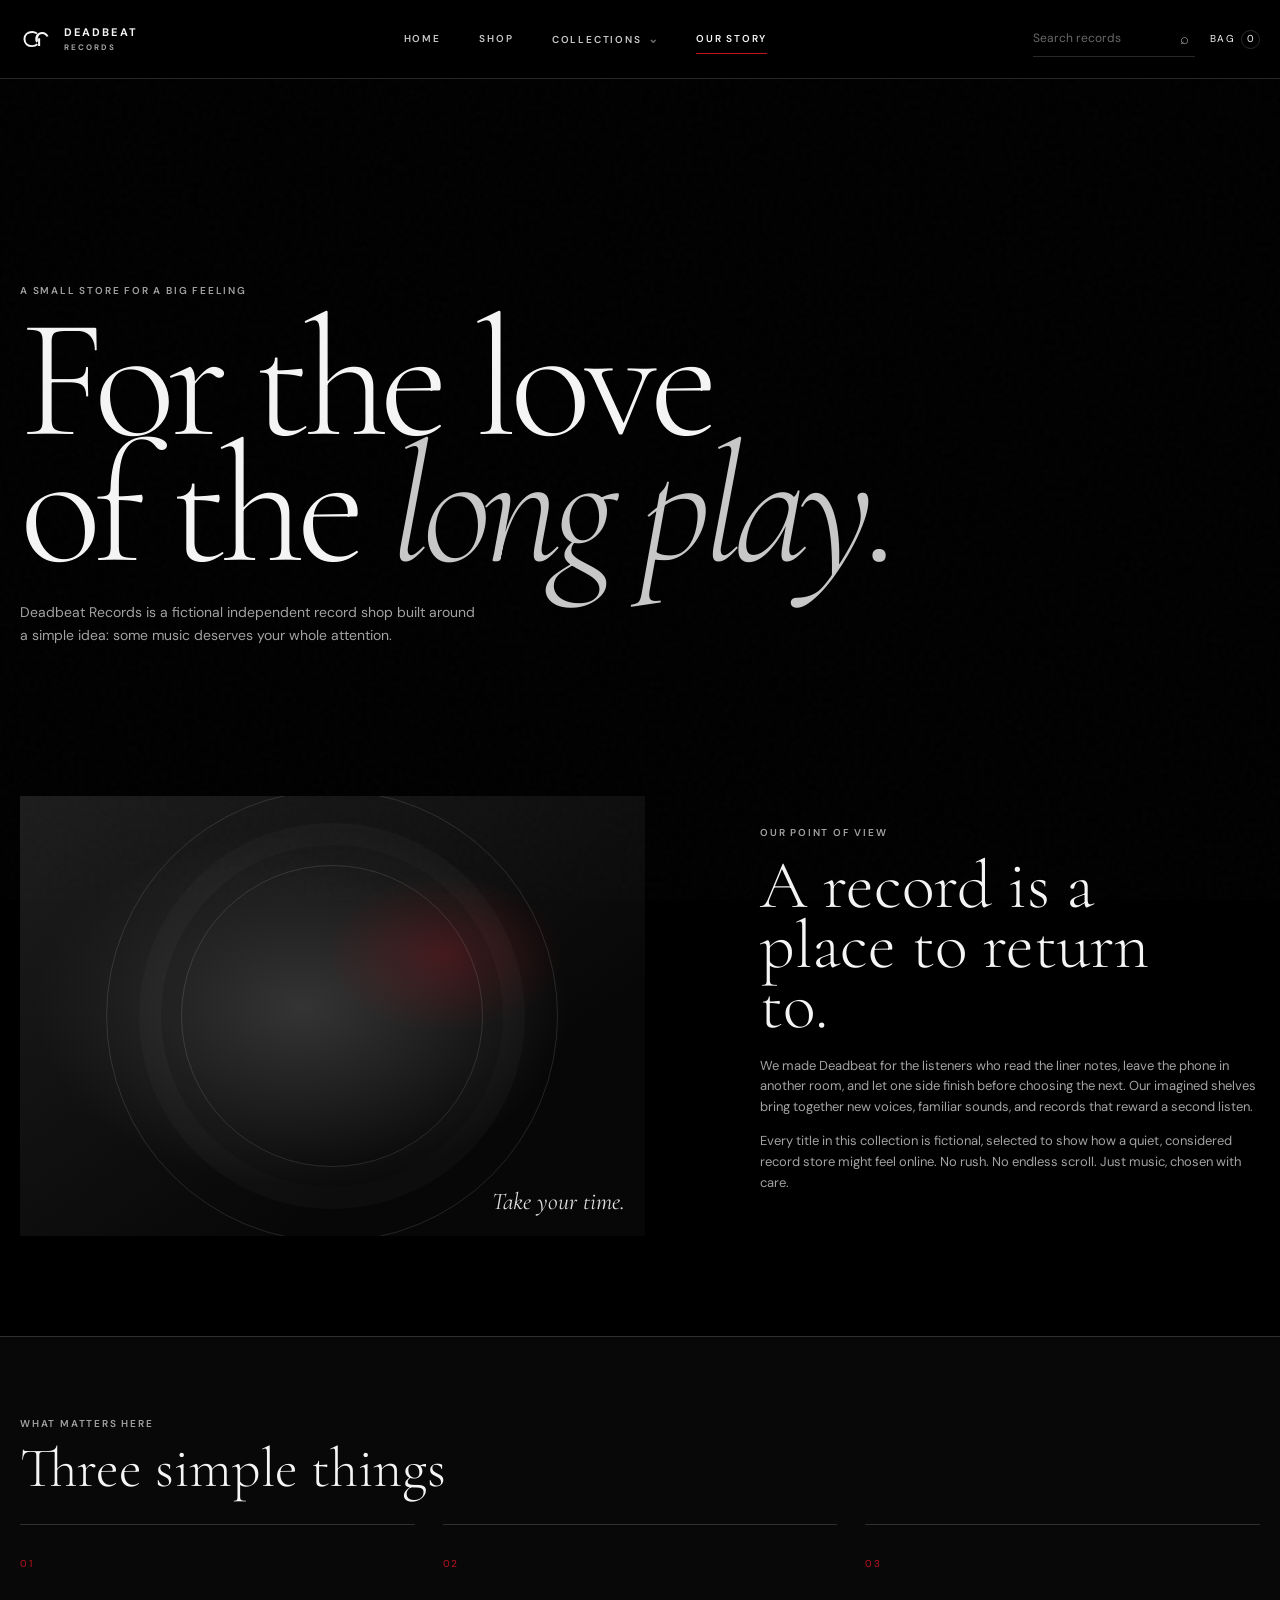
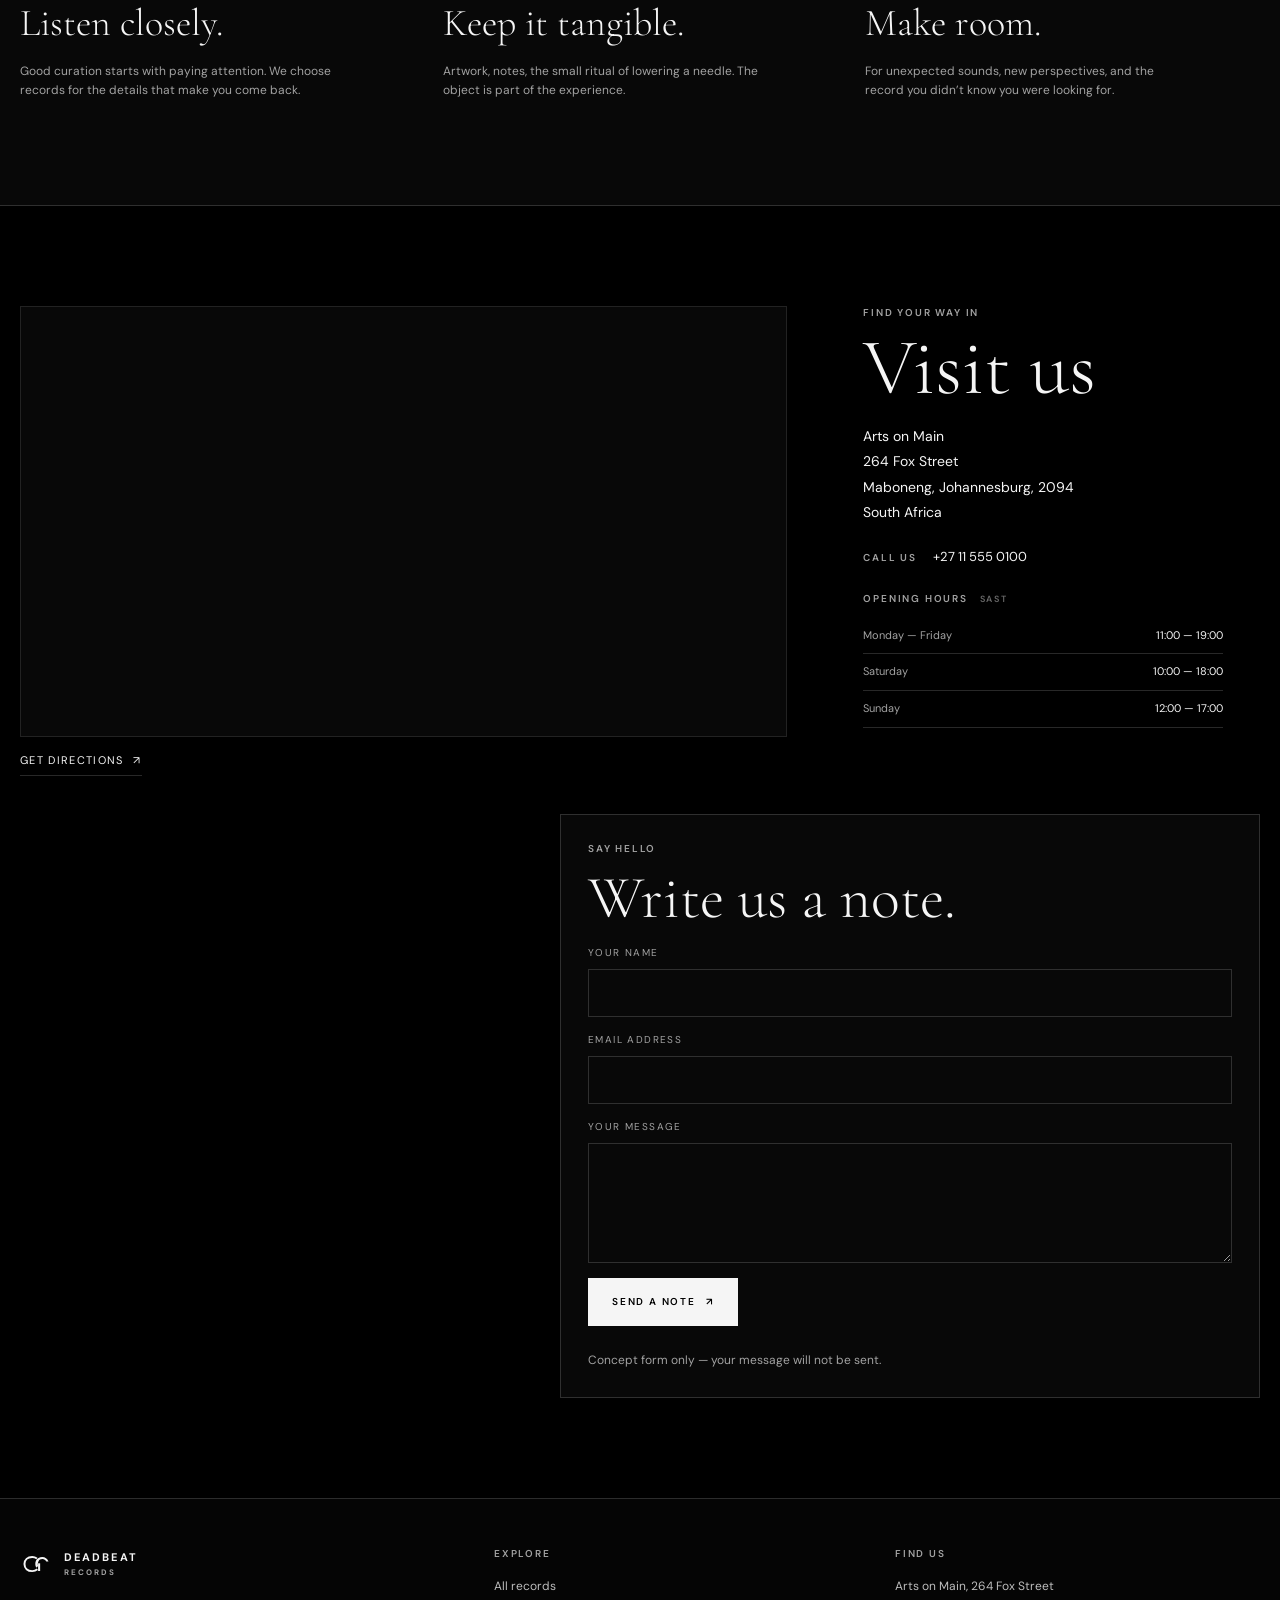
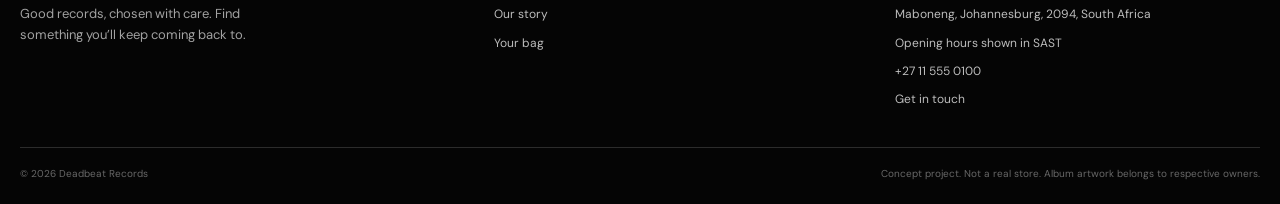
<file: about.html>
<!doctype html>
<html lang="en">
<head>
  <meta charset="utf-8">
  <meta name="viewport" content="width=device-width, initial-scale=1">
  <meta name="theme-color" content="#000000">
  <meta name="description" content="The story and listening values behind Deadbeat Records.">
  <title>Our Story — Deadbeat Records</title>
  <link rel="icon" href="./assets/logo.svg" type="image/svg+xml">
  <link rel="stylesheet" href="./css/style.css">
  <script src="./js/products.js" defer></script>
  <script src="./js/main.js" defer></script>
</head>
<body>
  <header id="site-header"></header>
  <main>
    <section class="story-hero container">
      <p class="eyebrow">A small store for a big feeling</p>
      <h1 class="serif">For the love<br>of the <em>long play.</em></h1>
      <p>Deadbeat Records is a fictional independent record shop built around a simple idea: some music deserves your whole attention.</p>
    </section>
    <section class="story-section container">
      <div class="story-image" role="img" aria-label="Abstract shadow and light suggesting a quiet listening room"><span class="story-image-label">Take your time.</span></div>
      <div class="story-copy">
        <p class="eyebrow">Our point of view</p>
        <h2 class="serif">A record is a place to return to.</h2>
        <p>We made Deadbeat for the listeners who read the liner notes, leave the phone in another room, and let one side finish before choosing the next. Our imagined shelves bring together new voices, familiar sounds, and records that reward a second listen.</p>
        <p>Every title in this collection is fictional, selected to show how a quiet, considered record store might feel online. No rush. No endless scroll. Just music, chosen with care.</p>
      </div>
    </section>
    <section class="values-section">
      <div class="container">
        <div class="section-heading"><div><p class="eyebrow">What matters here</p><h2>Three simple things</h2></div></div>
        <div class="values-grid">
          <article><span class="value-number">01</span><h3 class="serif">Listen closely.</h3><p>Good curation starts with paying attention. We choose records for the details that make you come back.</p></article>
          <article><span class="value-number">02</span><h3 class="serif">Keep it tangible.</h3><p>Artwork, notes, the small ritual of lowering a needle. The object is part of the experience.</p></article>
          <article><span class="value-number">03</span><h3 class="serif">Make room.</h3><p>For unexpected sounds, new perspectives, and the record you didn’t know you were looking for.</p></article>
        </div>
      </div>
    </section>
    <section class="visit-section container">
      <div class="location-layout">
        <div class="map-column">
          <div class="map-frame">
            <iframe src="https://www.google.com/maps/embed?pb=!1m18!1m12!1m3!1d2712.9708863206524!2d28.057248999777546!3d-26.20362300044002!2m3!1f0!2f0!3f0!3m2!1i1024!2i768!4f13.1!3m3!1m2!1s0x1e950f006e5e31b9%3A0x5add40c8969e809e!2sArts%20on%20Main!5e0!3m2!1sen!2sza!4v1791655687877!5m2!1sen!2sza" title="Map showing Arts on Main in Maboneng, Johannesburg" allowfullscreen="" loading="lazy" referrerpolicy="strict-origin-when-cross-origin"></iframe>
          </div>
          <a class="text-link directions-link" href="https://www.google.com/maps/search/?api=1&amp;query=Arts%20on%20Main%2C%20Maboneng%2C%20Johannesburg" target="_blank" rel="noopener noreferrer">Get Directions <span aria-hidden="true">↗</span></a>
        </div>
        <div class="visit-copy">
          <p class="eyebrow">Find your way in</p>
          <h2 class="serif">Visit us</h2>
          <address class="visit-address">Arts on Main<br>264 Fox Street<br>Maboneng, Johannesburg, 2094<br>South Africa</address>
          <p class="visit-phone"><span class="eyebrow">Call us</span><a href="tel:+27115550100">+27 11 555 0100</a></p>
          <p class="eyebrow hours-label">Opening hours <span class="timezone-label">SAST</span></p>
          <dl class="hours-list">
            <div><dt>Monday — Friday</dt><dd>11:00 — 19:00</dd></div>
            <div><dt>Saturday</dt><dd>10:00 — 18:00</dd></div>
            <div><dt>Sunday</dt><dd>12:00 — 17:00</dd></div>
          </dl>
        </div>
      </div>
      <form id="contact-form" class="contact-form">
        <p class="eyebrow">Say hello</p>
        <h2 class="serif">Write us a note.</h2>
        <div class="field"><label for="contact-name">Your name</label><input id="contact-name" name="name" autocomplete="name" required></div>
        <div class="field"><label for="contact-email">Email address</label><input id="contact-email" name="email" type="email" autocomplete="email" required></div>
        <div class="field"><label for="contact-message">Your message</label><textarea id="contact-message" name="message" rows="4" required></textarea></div>
        <button class="button" type="submit">Send a note <span aria-hidden="true">↗</span></button>
        <p class="form-status" aria-live="polite">Concept form only — your message will not be sent.</p>
      </form>
    </section>
  </main>
  <footer id="site-footer"></footer>
</body>
</html>
</file>
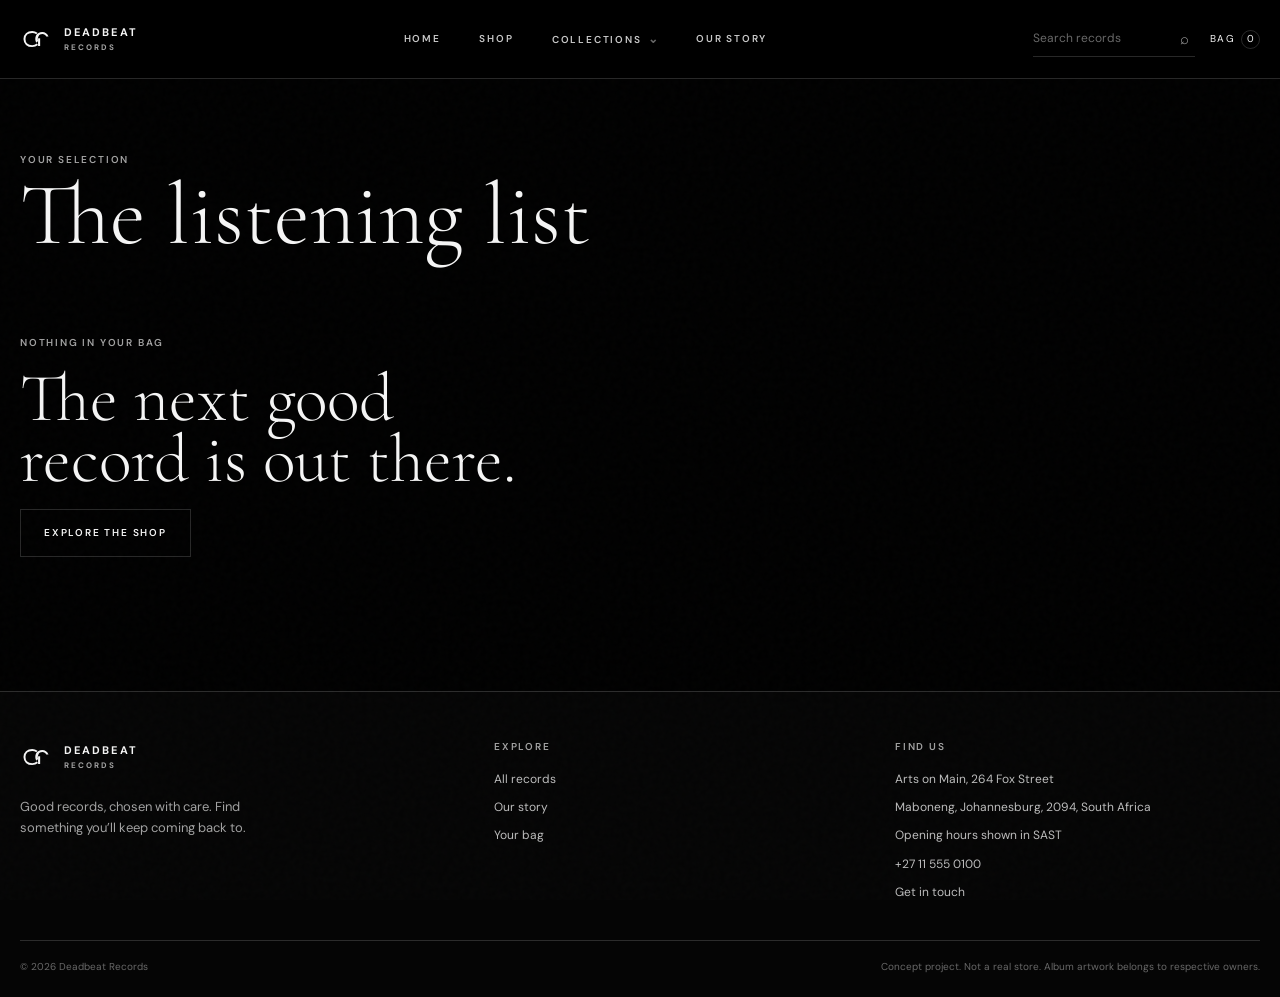
<file: cart.html>
<!doctype html>
<html lang="en">
<head>
  <meta charset="utf-8">
  <meta name="viewport" content="width=device-width, initial-scale=1">
  <meta name="theme-color" content="#000000">
  <meta name="description" content="Your selected records from Deadbeat Records.">
  <title>Your Bag — Deadbeat Records</title>
  <link rel="icon" href="./assets/logo.svg" type="image/svg+xml">
  <link rel="stylesheet" href="./css/style.css">
  <script src="./js/products.js" defer></script>
  <script src="./js/main.js" defer></script>
</head>
<body>
  <header id="site-header"></header>
  <main class="container cart-page">
    <section class="page-intro cart-intro">
      <p class="eyebrow">Your selection</p>
      <h1 class="serif">The listening list</h1>
    </section>
    <section id="cart-content" aria-live="polite" aria-label="Cart contents"></section>
  </main>
  <footer id="site-footer"></footer>
</body>
</html>
</file>
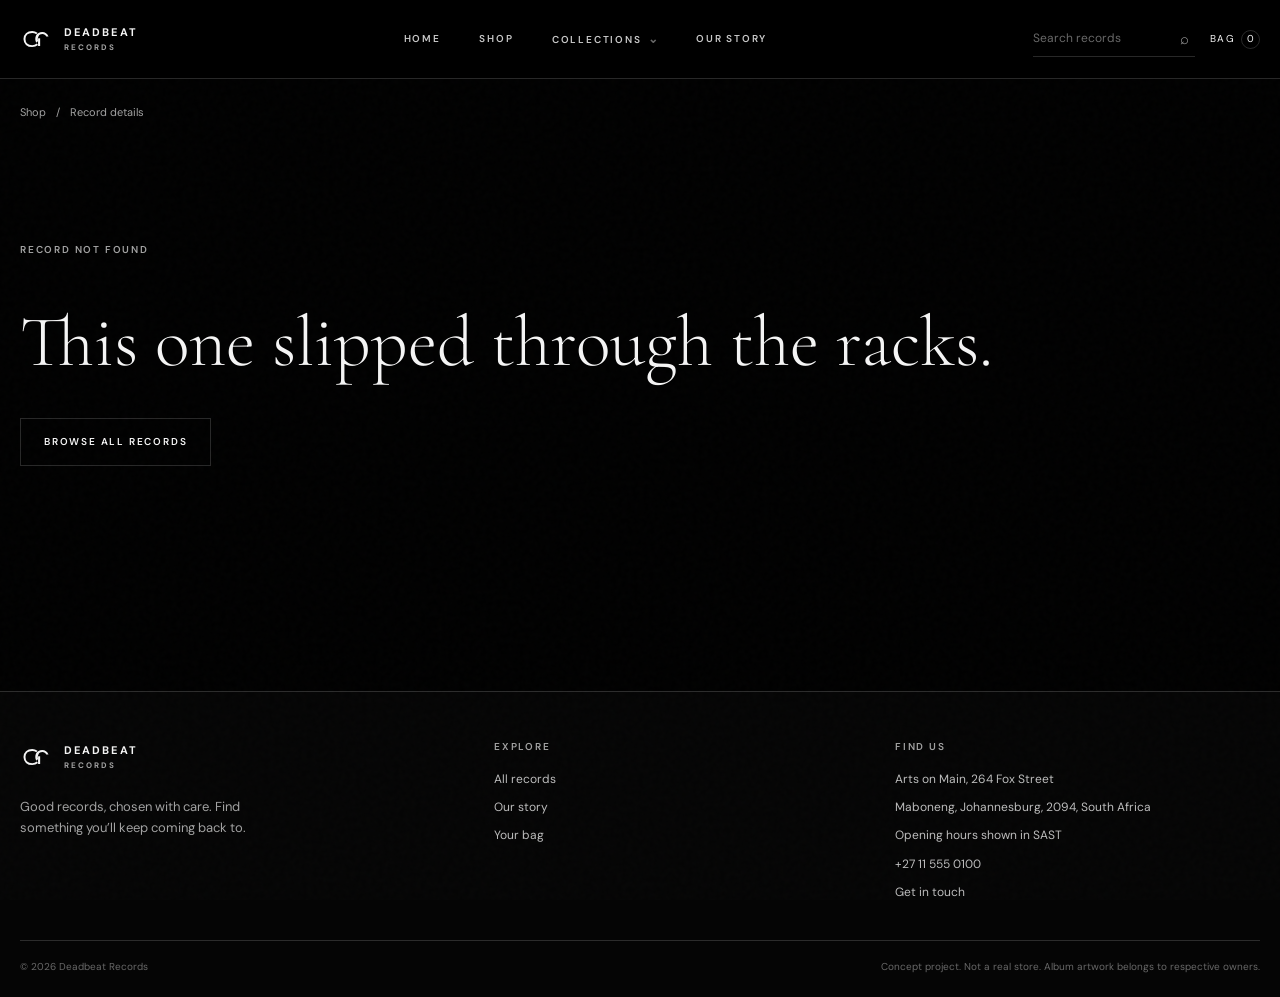
<file: product.html>
<!doctype html>
<html lang="en">
<head>
  <meta charset="utf-8">
  <meta name="viewport" content="width=device-width, initial-scale=1">
  <meta name="theme-color" content="#000000">
  <meta name="description" content="Explore curated collections, pressing details, and record condition at Deadbeat Records.">
  <title>Record Details — Deadbeat Records</title>
  <link rel="icon" href="./assets/logo.svg" type="image/svg+xml">
  <link rel="stylesheet" href="./css/style.css">
  <script src="./js/products.js" defer></script>
  <script src="./js/main.js" defer></script>
</head>
<body>
  <header id="site-header"></header>
  <main class="container product-page">
    <nav class="breadcrumbs" aria-label="Breadcrumb"><a href="./shop.html">Shop</a><span aria-hidden="true">/</span><span>Record details</span></nav>
    <section id="product-detail" aria-live="polite"></section>
  </main>
  <footer id="site-footer"></footer>
</body>
</html>
</file>
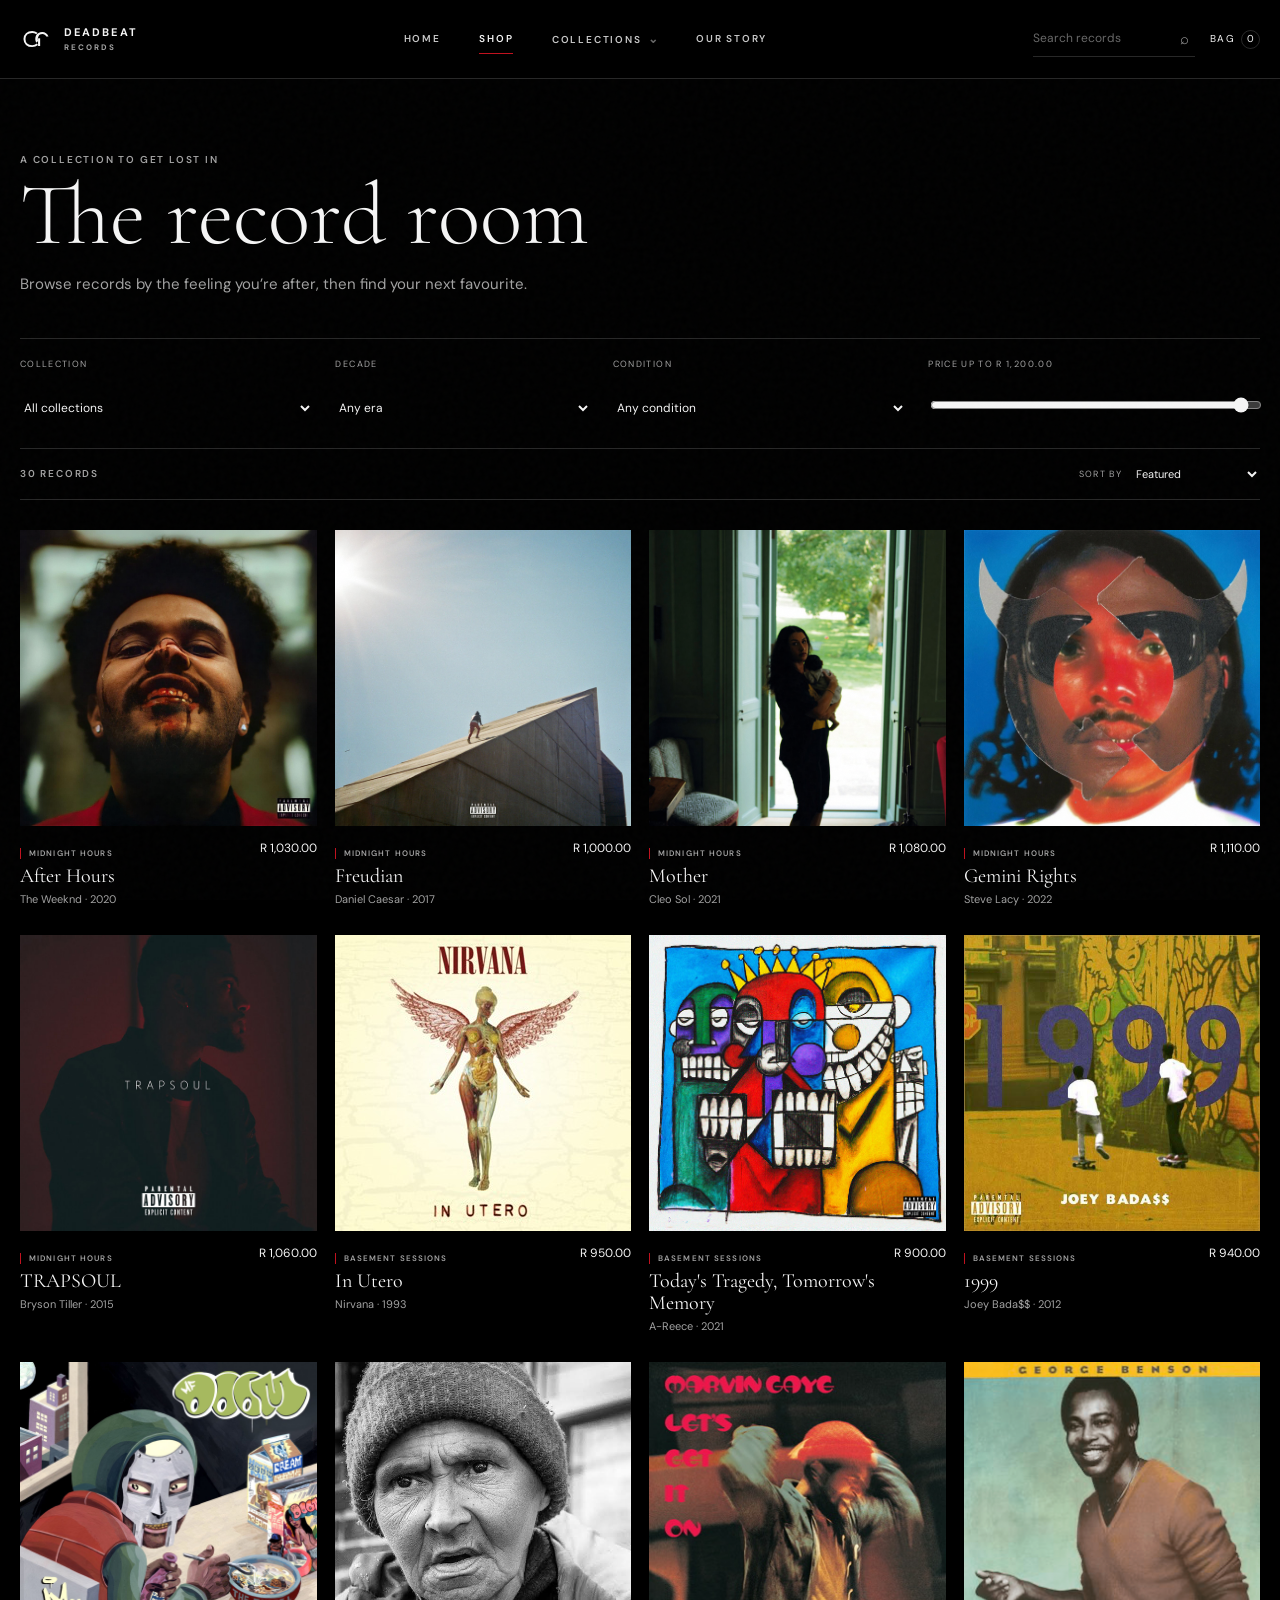
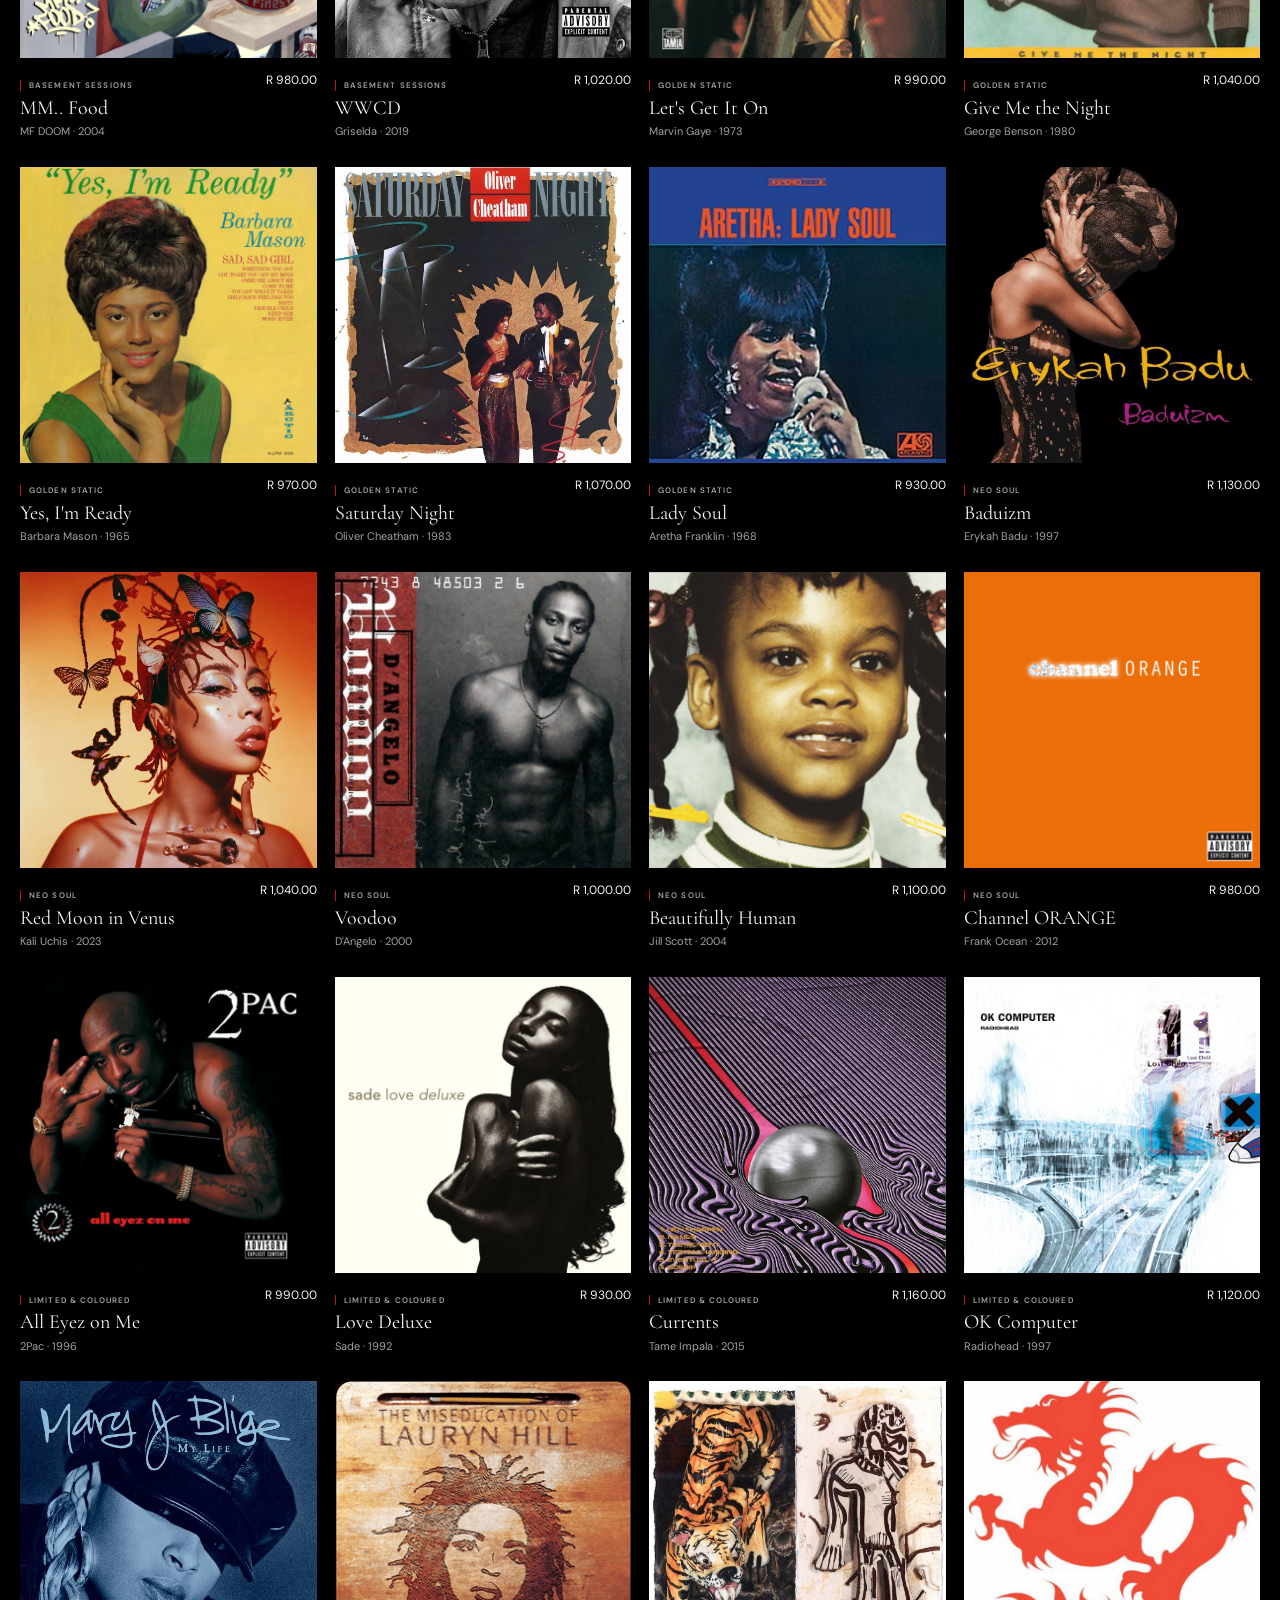
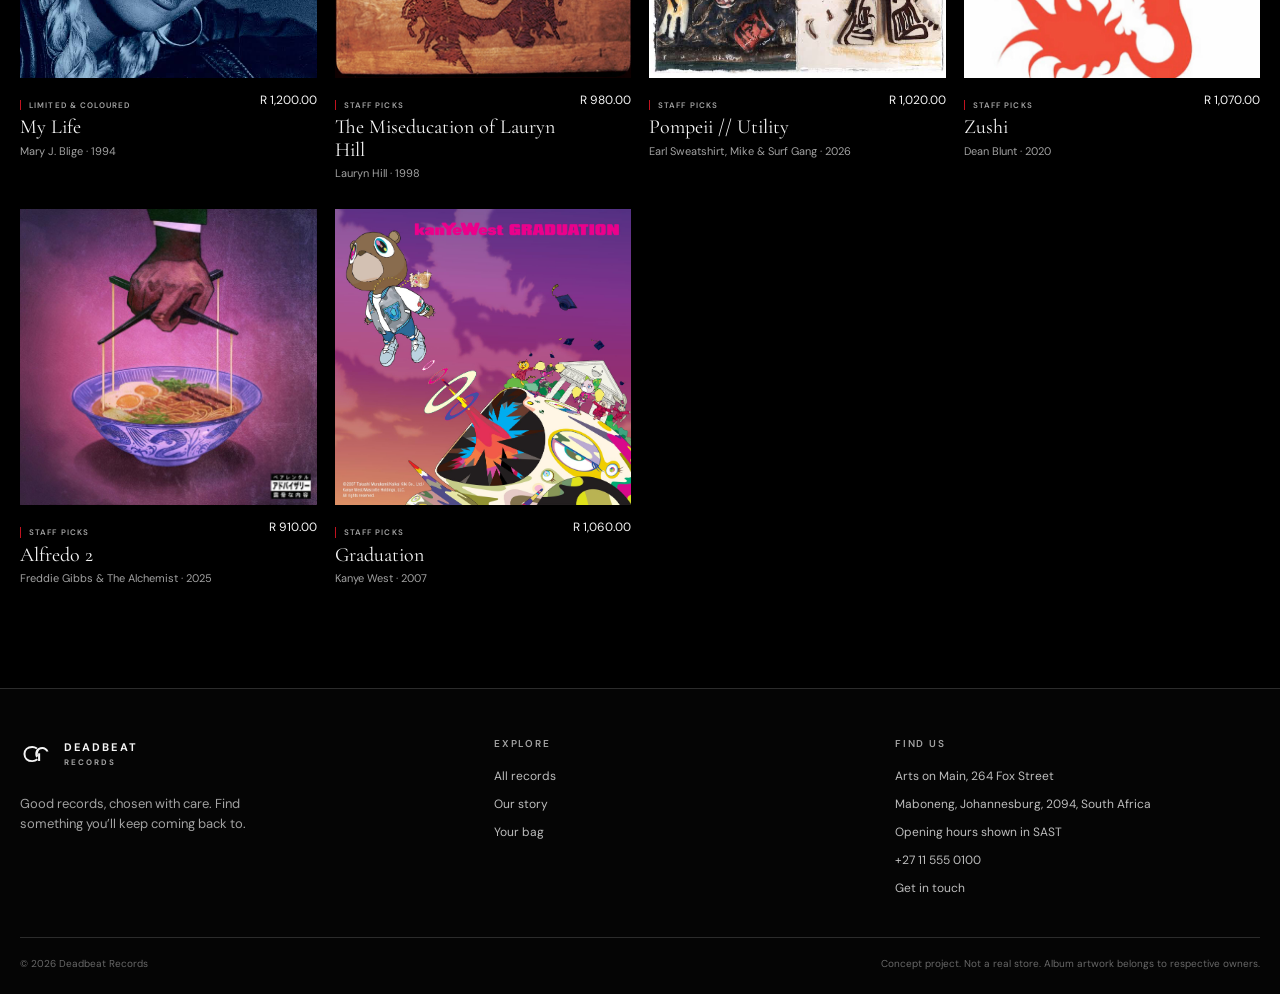
<file: shop.html>
<!doctype html>
<html lang="en">
<head>
  <meta charset="utf-8">
  <meta name="viewport" content="width=device-width, initial-scale=1">
  <meta name="theme-color" content="#000000">
  <meta name="description" content="Browse the Deadbeat Records collection by sound, era, condition, and price.">
  <title>Shop Records — Deadbeat Records</title>
  <link rel="icon" href="./assets/logo.svg" type="image/svg+xml">
  <link rel="stylesheet" href="./css/style.css">
  <script src="./js/products.js" defer></script>
  <script src="./js/main.js" defer></script>
</head>
<body>
  <header id="site-header"></header>
  <main class="container shop-page">
    <section class="page-intro">
      <p class="eyebrow">A collection to get lost in</p>
      <h1 class="serif">The record room</h1>
      <p>Browse records by the feeling you’re after, then find your next favourite.</p>
    </section>
    <section class="shop-section" aria-label="Browse records">
      <div class="shop-toolbar">
        <div class="filter-row">
          <div class="field compact-field">
            <label for="filter-collection">Collection</label>
            <select id="filter-collection"><option value="">All collections</option></select>
          </div>
          <div class="field compact-field">
            <label for="filter-decade">Decade</label>
            <select id="filter-decade">
              <option value="">Any era</option>
            </select>
          </div>
          <div class="field compact-field">
            <label for="filter-condition">Condition</label>
            <select id="filter-condition">
              <option value="">Any condition</option>
              <option>Mint</option>
              <option>Near Mint</option>
              <option>Very Good Plus</option>
              <option>Good</option>
            </select>
          </div>
          <div class="field price-field">
            <label for="filter-price">Price up to <span id="price-output">R 1,200.00</span></label>
            <input id="filter-price" type="range" min="900" max="1200" step="10" value="1200">
          </div>
        </div>
        <div class="sort-row">
          <p id="results-count" class="eyebrow" aria-live="polite"></p>
          <div class="field compact-field sort-field">
            <label for="sort-records">Sort by</label>
            <select id="sort-records">
              <option value="featured">Featured</option>
              <option value="price-low">Price: low to high</option>
              <option value="price-high">Price: high to low</option>
              <option value="newest">Newest</option>
              <option value="az">A–Z</option>
            </select>
          </div>
        </div>
      </div>
      <div id="shop-grid" class="record-grid shop-grid"></div>
    </section>
  </main>
  <footer id="site-footer"></footer>
</body>
</html>
</file>
<file: css/style.css>
/* DEADBEAT RECORDS — shared visual system */
@import url('https://fonts.googleapis.com/css2?family=Cormorant+Garamond:wght@300;400;500;600&family=DM+Sans:wght@400;500;600;700&display=swap');

:root {
  color-scheme: dark;
  --black: #000;
  --surface: #101010;
  --surface-raised: #171717;
  --white: #f5f5f5;
  --muted: #a2a2a2;
  --dim: #686868;
  --line: rgba(245, 245, 245, .16);
  --red: #c1121f;
  --serif: 'Cormorant Garamond', Georgia, serif;
  --sans: 'DM Sans', Arial, sans-serif;
  --page-width: 1440px;
}

* { box-sizing: border-box; }
html { scroll-behavior: smooth; }
body {
  min-width: 320px;
  margin: 0;
  background: var(--black);
  color: var(--white);
  font-family: var(--sans);
  font-size: 15px;
  line-height: 1.6;
}
body::after {
  position: fixed;
  z-index: 10;
  pointer-events: none;
  inset: 0;
  content: '';
  opacity: .12;
  background-image: url("data:image/svg+xml,%3Csvg viewBox='0 0 180 180' xmlns='http://www.w3.org/2000/svg'%3E%3Cfilter id='n'%3E%3CfeTurbulence type='fractalNoise' baseFrequency='.92' numOctaves='3' stitchTiles='stitch'/%3E%3C/filter%3E%3Crect width='100%25' height='100%25' filter='url(%23n)' opacity='.17'/%3E%3C/svg%3E");
}
a { color: inherit; text-decoration: none; }
button, input, select, textarea { font: inherit; }
button, a, input, select, textarea { -webkit-tap-highlight-color: transparent; }
button { color: inherit; }
img { max-width: 100%; }
:focus-visible { outline: 2px solid var(--white); outline-offset: 4px; }

.container { width: min(calc(100% - 40px), var(--page-width)); margin-inline: auto; }
.eyebrow, .nav-link, .button, .filter-label, .micro-label {
  font-size: 10px;
  font-weight: 600;
  letter-spacing: .18em;
  line-height: 1.4;
  text-transform: uppercase;
}
.eyebrow { color: var(--muted); }
.serif { font-family: var(--serif); font-weight: 300; }
.section { padding-block: 76px; }
.section-heading { display: flex; align-items: end; justify-content: space-between; gap: 24px; margin-bottom: 28px; }
.section-heading h2 { margin: 0; font: 300 clamp(34px, 5vw, 56px)/.98 var(--serif); }
.section-heading .eyebrow { margin: 0 0 10px; }
.text-link { display: inline-flex; gap: 10px; align-items: center; border-bottom: 1px solid var(--line); padding-bottom: 5px; font-size: 11px; letter-spacing: .12em; text-transform: uppercase; transition: border-color .2s, color .2s; }
.text-link:hover { color: var(--muted); border-color: var(--white); }

/* Shared header and footer are rendered once from main.js for every page. */
.site-header { position: relative; z-index: 20; background: #000; border-bottom: 1px solid var(--line); }
.header-inner { min-height: 78px; display: grid; grid-template-columns: auto 1fr auto; align-items: center; gap: clamp(18px, 4vw, 56px); }
.brand { display: inline-flex; align-items: center; gap: 10px; width: max-content; }
.brand img { display: block; width: 34px; height: 34px; object-fit: contain; }
.brand-wordmark { display: grid; font-size: 11px; line-height: 1.1; font-weight: 700; letter-spacing: .19em; }
.brand-wordmark small { margin-top: 5px; color: var(--muted); font-size: 8px; letter-spacing: .26em; }
.primary-nav { display: flex; align-items: center; justify-content: center; gap: clamp(18px, 3vw, 42px); }
.nav-link { position: relative; color: #c8c8c8; transition: color .2s; }
.nav-link:hover, .nav-link[aria-current="page"] { color: var(--white); }
.nav-link[aria-current="page"]::after { position: absolute; right: 0; bottom: -8px; left: 0; height: 1px; background: var(--red); content: ''; }
.collection-menu { position: relative; }
.collection-menu summary { list-style: none; cursor: pointer; }
.collection-menu summary::-webkit-details-marker { display: none; }
.collection-menu summary::after { display: inline-block; margin-left: 6px; color: var(--dim); content: '⌄'; font-size: 12px; letter-spacing: 0; }
.collection-menu-list { position: absolute; top: calc(100% + 18px); left: -18px; z-index: 30; display: grid; min-width: 210px; gap: 2px; padding: 9px; border: 1px solid var(--line); background: #090909; box-shadow: 0 14px 30px rgba(0,0,0,.45); }
.collection-menu-list a { padding: 8px 10px; color: #c8c8c8; font-size: 11px; transition: background .2s, color .2s; }
.collection-menu-list a:hover, .collection-menu-list a:focus-visible { background: #171717; color: var(--white); }
.header-actions { display: flex; align-items: center; gap: 15px; }
.search-form { display: flex; align-items: center; border-bottom: 1px solid var(--line); }
.search-form input { width: clamp(90px, 11vw, 150px); padding: 8px 0; border: 0; outline: 0; background: transparent; color: var(--white); font-size: 12px; }
.search-form input::placeholder { color: var(--dim); }
.search-form button { border: 0; background: none; color: var(--muted); cursor: pointer; }
.cart-link { display: flex; align-items: center; gap: 6px; white-space: nowrap; font-size: 10px; letter-spacing: .14em; text-transform: uppercase; }
.cart-count { display: grid; width: 19px; height: 19px; place-items: center; border: 1px solid var(--line); border-radius: 50%; color: var(--white); font-size: 10px; letter-spacing: 0; }
.menu-toggle { display: none; padding: 8px; border: 1px solid var(--line); background: transparent; cursor: pointer; }
.menu-toggle span { display: block; width: 18px; height: 1px; margin: 4px; background: var(--white); }

.site-footer { padding: 48px 0 22px; border-top: 1px solid var(--line); background: #050505; }
.footer-main { display: grid; grid-template-columns: 1.2fr 1fr 1fr; gap: 36px; padding-bottom: 38px; }
.footer-brand p { max-width: 280px; margin: 16px 0 0; color: var(--muted); font-size: 13px; }
.footer-column { display: flex; flex-direction: column; align-items: flex-start; gap: 9px; }
.footer-column .eyebrow { margin: 0 0 7px; }
.footer-column a, .footer-column span:not(.eyebrow) { color: #bdbdbd; font-size: 12px; }
.footer-column a:hover { color: var(--white); }
.footer-bottom { display: flex; justify-content: space-between; gap: 20px; padding-top: 18px; border-top: 1px solid var(--line); color: var(--dim); font-size: 10px; }
.footer-bottom p { margin: 0; }

/* Album artwork keeps its vinyl placeholder visible until supplied artwork loads. */
.record-art {
  position: relative;
  overflow: hidden;
  aspect-ratio: 1;
  background:
    radial-gradient(circle at 76% 70%, transparent 0 18%, rgba(255,255,255,.04) 18.2% 18.6%, transparent 18.8% 24%, rgba(255,255,255,.035) 24.2% 24.6%, transparent 24.8% 31%, rgba(255,255,255,.03) 31.2% 31.6%, transparent 31.8% 38%, rgba(255,255,255,.025) 38.2% 38.6%, transparent 38.8% 45%, rgba(255,255,255,.02) 45.2% 45.6%, transparent 45.8% 53%),
    linear-gradient(145deg, #242424, #111 68%);
}
.record-art::after { position: absolute; top: 50%; left: 50%; width: 8px; height: 8px; border-radius: 50%; background: #696969; content: ''; transform: translate(-50%, -50%); }
.record-art img { position: absolute; z-index: 1; inset: 0; width: 100%; height: 100%; object-fit: cover; transition: transform .6s cubic-bezier(.2,.7,.2,1); }
.record-card:hover .record-art img { transform: scale(1.035); }
.record-card:hover .record-art:not(:has(img)) { filter: brightness(1.14); }
.record-card .record-art:has(img) { background-color: #181818; }
.record-art img.is-missing { display: none; }
.record-card { min-width: 0; }
.record-card { position: relative; }
.record-card a { display: block; }
.record-meta { display: flex; justify-content: space-between; gap: 12px; margin-top: 13px; }
.record-title, .record-artist, .record-price { margin: 0; }
.record-title { font: 400 20px/1.12 var(--serif); }
.record-artist { margin-top: 4px; color: var(--muted); font-size: 11px; }
.record-price { flex: 0 0 auto; color: var(--white); font-size: 12px; }
.collection-label, .product-collection-label { display: inline-block; margin: 0 0 6px; padding-left: 8px; border-left: 1px solid var(--red); color: var(--muted); font-size: 8px; font-weight: 600; letter-spacing: .14em; line-height: 1.3; text-transform: uppercase; }
.product-collection-label { margin-bottom: 15px; font-size: 9px; }
.record-tag { position: absolute; z-index: 2; top: 12px; left: 12px; padding: 5px 8px; background: var(--black); font-size: 9px; letter-spacing: .13em; text-transform: uppercase; }

.button { display: inline-flex; min-height: 48px; align-items: center; justify-content: center; gap: 10px; padding: 0 23px; border: 1px solid var(--white); background: var(--white); color: var(--black); cursor: pointer; transition: background .2s, color .2s, border-color .2s; }
.button:hover { border-color: var(--white); background: transparent; color: var(--white); }
.button-secondary { border-color: var(--line); background: transparent; color: var(--white); }
.button-secondary:hover { border-color: var(--white); background: var(--white); color: var(--black); }
.button:disabled { opacity: .55; cursor: not-allowed; }
.form-status { min-height: 1.5em; margin: 10px 0 0; color: var(--muted); font-size: 12px; }
.field { display: grid; gap: 8px; }
.field label { color: var(--muted); font-size: 10px; letter-spacing: .14em; text-transform: uppercase; }
.field input, .field select, .field textarea { width: 100%; min-height: 46px; padding: 11px 12px; border: 1px solid var(--line); border-radius: 0; background: #080808; color: var(--white); }
.field textarea { min-height: 120px; resize: vertical; }
.field input::placeholder, .field textarea::placeholder { color: #777; }

@media (max-width: 900px) {
  .header-inner { grid-template-columns: auto 1fr auto; gap: 16px; }
  .primary-nav { gap: 16px; }
  .nav-link { font-size: 9px; }
  .search-form input { width: 100px; }
}
@media (max-width: 700px) {
  .container { width: min(calc(100% - 32px), var(--page-width)); }
  .header-inner { min-height: 111px; grid-template-columns: 1fr auto 1fr; grid-template-rows: 68px 43px; }
  .menu-toggle { display: block; grid-column: 1; grid-row: 1; }
  .header-inner > .brand { grid-column: 2; grid-row: 1; justify-self: center; }
  .header-actions { display: contents; }
  .header-actions .cart-link { grid-column: 3; grid-row: 1; justify-self: end; }
  .search-form { position: static; z-index: auto; grid-column: 1 / -1; grid-row: 2; align-self: start; margin: 0; padding: 0 10px; background: #080808; }
  .search-form input { width: 100%; }
  .primary-nav { position: absolute; top: 111px; right: 0; left: 0; display: none; align-items: stretch; padding: 18px 20px 24px; border-bottom: 1px solid var(--line); background: #050505; }
  .primary-nav.is-open { display: flex; flex-direction: column; }
  .primary-nav .nav-link { padding: 9px 0; font-size: 11px; }
  .collection-menu { padding: 9px 0; }
  .collection-menu summary { display: block; }
  .collection-menu-list { position: static; min-width: 0; gap: 0; margin: 6px 0 0 10px; padding: 3px 0 3px 10px; border: 0; border-left: 1px solid var(--line); background: transparent; box-shadow: none; }
  .collection-menu-list a { padding: 7px 4px; font-size: 10px; }
  .nav-link[aria-current="page"]::after { right: auto; bottom: 3px; width: 25px; }
  .header-actions { gap: 0; }
  .header-actions .search-form { display: flex; }
  .section { padding-block: 58px; }
  .footer-main { grid-template-columns: 1fr 1fr; gap: 30px 20px; }
  .footer-brand { grid-column: 1 / -1; }
  .footer-bottom { flex-direction: column; }
}
@media (max-width: 420px) {
  .brand-wordmark { font-size: 10px; }
  .brand img { width: 29px; height: 29px; }
  .cart-link { gap: 4px; font-size: 9px; }
  .cart-count { width: 17px; height: 17px; }
  .section-heading { align-items: flex-start; flex-direction: column; gap: 14px; }
}

/* Landing page */
.hero { position: relative; display: flex; min-height: min(760px, calc(100svh - 78px)); align-items: center; overflow: hidden; background-image: linear-gradient(90deg, rgba(0,0,0,.92) 0%, rgba(0,0,0,.65) 46%, rgba(0,0,0,.24) 100%), linear-gradient(0deg, rgba(0,0,0,.52), transparent 45%), url('../assets/hero.jpg'); background-position: center; background-size: cover; }
.hero::before { position: absolute; inset: 0; background: radial-gradient(ellipse at 72% 47%, rgba(100,100,100,.12), transparent 42%); content: ''; pointer-events: none; }
.hero-content { position: relative; z-index: 1; padding-block: 100px; }
.hero-content .eyebrow { margin: 0 0 23px; }
.hero h1 { margin: 0 0 22px; font-size: clamp(66px, 11vw, 142px); line-height: .76; letter-spacing: -.045em; }
.hero h1 em, .story-hero h1 em { color: #c8c8c8; font-weight: 300; }
.hero-copy { max-width: 390px; margin: 0 0 28px; color: #c1c1c1; font-size: 14px; }
.hero-caption { position: absolute; right: 0; bottom: 22px; left: 0; display: flex; justify-content: space-between; color: #aaa; font-size: 9px; letter-spacing: .15em; text-transform: uppercase; }
.record-grid { display: grid; grid-template-columns: repeat(4, minmax(0, 1fr)); gap: 26px 18px; }
.arrivals-section { background: #080808; }
.mood-section { border-block: 1px solid var(--line); background: #050505; }
.mood-intro { max-width: 250px; margin: 0; color: var(--muted); font-size: 12px; }
.collection-tiles { display: grid; grid-template-columns: repeat(3, minmax(0, 1fr)); gap: 14px; }
.collection-tile { position: relative; display: flex; min-height: 250px; flex-direction: column; align-items: flex-start; justify-content: flex-end; overflow: hidden; padding: 24px; border: 1px solid rgba(245,245,245,.12); background: #080808; transition: border-color .25s; }
.collection-tile-art { position: absolute; z-index: 0; inset: 0; overflow: hidden; }
.collection-tile-art img { width: 100%; height: 100%; object-fit: cover; opacity: .58; transition: transform .6s, opacity .3s; }
.collection-tile::before { position: absolute; z-index: 1; inset: 0; background: linear-gradient(180deg, rgba(0,0,0,.12) 0%, rgba(0,0,0,.35) 35%, rgba(0,0,0,.9) 100%); content: ''; }
.collection-tile::after { position: absolute; z-index: 3; right: 0; bottom: 0; left: 0; height: 2px; background: linear-gradient(90deg, var(--red), rgba(193,18,31,0)); content: ''; opacity: .8; transition: opacity .25s; }
.collection-tile:hover { border-color: rgba(245,245,245,.35); }
.collection-tile:hover .collection-tile-art img { transform: scale(1.04); opacity: .72; }
.collection-tile:hover::before { opacity: 1; }
.collection-tile .eyebrow { position: relative; z-index: 2; margin: 0 0 9px; font-size: 8px; }
.collection-tile-name { position: relative; z-index: 2; font-size: clamp(30px, 3.6vw, 44px); line-height: .94; }
.collection-tile-description { position: relative; z-index: 2; max-width: 245px; margin-top: 10px; color: var(--muted); font-size: 11px; }
.collection-tile-link { position: relative; z-index: 2; display: flex; align-items: center; gap: 8px; margin-top: 18px; font-size: 9px; font-weight: 600; letter-spacing: .15em; text-transform: uppercase; }
.collection-tile:nth-child(2n)::after { background: linear-gradient(90deg, rgba(245,245,245,.56), transparent); }
.spinning-card { display: grid; min-height: 300px; grid-template-columns: minmax(180px, 1fr) 1fr; align-items: center; gap: clamp(30px, 8vw, 110px); padding: clamp(24px, 6vw, 76px); border: 1px solid var(--line); background: linear-gradient(115deg, #151515, #080808); }
.spinning-cover { max-width: 400px; }
.spinning-card h3 { margin: 12px 0 0; font-size: clamp(38px, 5vw, 64px); line-height: .95; }
.spinning-card p:not(.eyebrow) { margin: 12px 0 25px; color: var(--muted); }
.newsletter-section { padding: 86px 0; border-top: 1px solid var(--line); background: #0a0a0a; }
.newsletter-content { max-width: 720px; text-align: center; }
.newsletter-content .eyebrow { margin: 0 0 14px; }
.newsletter-content h2 { margin: 0; font-size: clamp(48px, 8vw, 88px); line-height: .84; }
.newsletter-content > p:not(.eyebrow) { max-width: 430px; margin: 22px auto; color: var(--muted); font-size: 13px; }
.newsletter-form { display: grid; max-width: 500px; grid-template-columns: 1fr auto; gap: 10px; margin: 28px auto 0; text-align: left; }
.newsletter-form input { min-width: 0; padding: 13px 12px; border: 1px solid var(--line); background: #050505; color: var(--white); }
.newsletter-form .form-status { grid-column: 1 / -1; text-align: center; }
.visually-hidden { position: absolute; overflow: hidden; width: 1px; height: 1px; padding: 0; border: 0; clip: rect(0, 0, 0, 0); white-space: nowrap; clip-path: inset(50%); }

/* Page intros and shop */
.shop-page, .product-page, .cart-page { min-height: 68vh; }
.page-intro { padding: 74px 0 42px; }
.page-intro .eyebrow { margin: 0 0 10px; }
.page-intro h1 { margin: 0; font-size: clamp(48px, 8vw, 88px); line-height: .88; }
.page-intro > p:last-child:not(.eyebrow) { max-width: 520px; margin: 18px 0 0; color: var(--muted); }
.shop-section { padding-bottom: 100px; }
.shop-toolbar { margin-bottom: 30px; border-block: 1px solid var(--line); }
.filter-row { display: grid; grid-template-columns: 1.15fr 1fr 1.15fr 1.3fr; gap: 22px; padding: 18px 0; }
.compact-field { gap: 5px; }
.compact-field label, .price-field label { color: var(--muted); font-size: 9px; letter-spacing: .15em; text-transform: uppercase; }
.compact-field select { min-height: 35px; padding: 6px 22px 6px 0; border: 0; background-color: transparent; font-size: 12px; }
.price-field input { width: 100%; accent-color: var(--white); }
.sort-row { display: flex; min-height: 51px; align-items: center; justify-content: space-between; border-top: 1px solid var(--line); }
.sort-row .eyebrow { margin: 0; }
.sort-field { display: flex; align-items: center; gap: 10px; }
.sort-field select { width: auto; min-height: 38px; font-size: 11px; }
.empty-state { grid-column: 1 / -1; padding: 60px 0; color: var(--muted); text-align: center; }

/* Product detail */
.breadcrumbs { display: flex; gap: 10px; padding: 25px 0; color: var(--muted); font-size: 11px; }
.breadcrumbs a:hover { color: var(--white); }
.product-layout { display: grid; grid-template-columns: minmax(0, 1.05fr) minmax(300px, .8fr); align-items: start; gap: clamp(40px, 9vw, 130px); padding: 14px 0 90px; }
.product-art { position: sticky; top: 25px; }
.product-copy { padding-top: 12px; }
.product-copy > .eyebrow { margin: 0 0 14px; }
.product-copy h1 { margin: 0; font-size: clamp(48px, 7vw, 84px); line-height: .85; }
.product-artist { margin: 15px 0 24px; color: var(--muted); font-size: 15px; }
.product-price { margin: 0 0 16px; font-size: 17px; }
.product-description { margin: 0 0 24px; color: var(--muted); font-size: 13px; }
.pressing-details { margin: 0 0 24px; border-top: 1px solid var(--line); }
.pressing-details div { display: grid; grid-template-columns: 110px 1fr; gap: 12px; padding: 12px 0; border-bottom: 1px solid var(--line); font-size: 11px; }
.pressing-details dt { color: var(--muted); }
.pressing-details dd { margin: 0; }
.add-to-cart { width: 100%; }
.related-section { padding-top: 10px; }
.product-not-found { min-height: 45vh; display: flex; flex-direction: column; align-items: flex-start; justify-content: center; gap: 18px; }
.product-not-found h1 { margin: 0; font-size: clamp(40px, 7vw, 72px); }

/* Cart */
.cart-intro { padding-bottom: 30px; }
.cart-layout { display: grid; grid-template-columns: minmax(0, 1.45fr) minmax(280px, .7fr); align-items: start; gap: clamp(35px, 7vw, 100px); padding-bottom: 100px; }
.cart-item { display: grid; grid-template-columns: 120px minmax(0, 1fr) auto; gap: 20px; padding: 20px 0; border-top: 1px solid var(--line); }
.cart-cover { width: 120px; }
.cart-item-info .eyebrow { margin: 0 0 3px; }
.cart-item-info h2 { margin: 0; font-size: 28px; line-height: 1; }
.cart-condition { margin: 6px 0 14px; color: var(--muted); font-size: 11px; }
.quantity-control { display: inline-flex; height: 31px; align-items: center; border: 1px solid var(--line); }
.quantity-control button { width: 31px; height: 29px; border: 0; background: transparent; cursor: pointer; }
.quantity-control button:hover { background: var(--surface-raised); }
.quantity-control span { min-width: 26px; text-align: center; font-size: 11px; }
.cart-item-price { display: flex; flex-direction: column; align-items: flex-end; justify-content: space-between; gap: 10px; font-size: 12px; }
.remove-item { padding: 0; border: 0; border-bottom: 1px solid var(--line); background: transparent; color: var(--muted); font-size: 10px; cursor: pointer; }
.remove-item:hover { color: var(--white); }
.checkout-panel { padding: 22px; border: 1px solid var(--line); background: #080808; }
.checkout-panel > .eyebrow { margin: 0 0 18px; }
.subtotal { display: flex; justify-content: space-between; padding: 15px 0; border-block: 1px solid var(--line); font-size: 13px; }
.shipping-note { color: var(--muted); font-size: 11px; }
.checkout-form { display: grid; gap: 14px; margin-top: 20px; }
.checkout-form .button { width: 100%; }
.empty-cart { min-height: 36vh; display: flex; flex-direction: column; align-items: flex-start; justify-content: center; gap: 18px; }
.empty-cart .eyebrow { margin: 0; }
.empty-cart h2 { max-width: 520px; margin: 0; font-size: clamp(40px, 7vw, 68px); line-height: .9; }

/* Brand story and contact */
.story-hero { padding-block: clamp(90px, 16vw, 210px) clamp(76px, 12vw, 150px); }
.story-hero .eyebrow { margin: 0 0 20px; }
.story-hero h1 { margin: 0; font-size: clamp(76px, 14vw, 170px); line-height: .74; letter-spacing: -.045em; }
.story-hero > p:last-child { max-width: 460px; margin: 32px 0 0; color: var(--muted); font-size: 14px; }
.story-section { display: grid; grid-template-columns: 1fr .8fr; align-items: center; gap: clamp(38px, 9vw, 130px); padding-bottom: 100px; }
.story-image { position: relative; min-height: 440px; overflow: hidden; background: radial-gradient(ellipse at 68% 36%, rgba(193,18,31,.24), transparent 20%), radial-gradient(ellipse at 45% 48%, #343434, transparent 55%), linear-gradient(145deg, #1d1d1d, #070707 72%); }
.story-image::before, .story-image::after { position: absolute; top: 50%; left: 50%; width: 72%; aspect-ratio: 1; border: 1px solid rgba(245,245,245,.12); border-radius: 50%; content: ''; transform: translate(-50%, -50%); }
.story-image::after { width: 48%; box-shadow: 0 0 0 20px rgba(0,0,0,.16), 0 0 0 42px rgba(255,255,255,.025); }
.story-image-label { position: absolute; z-index: 1; right: 20px; bottom: 20px; color: #ddd; font: italic 24px var(--serif); }
.story-copy .eyebrow { margin: 0 0 16px; }
.story-copy h2 { max-width: 460px; margin: 0 0 20px; font-size: clamp(40px, 6vw, 68px); line-height: .88; }
.story-copy p:not(.eyebrow) { color: var(--muted); font-size: 13px; }
.values-section { padding: 80px 0; border-block: 1px solid var(--line); background: #080808; }
.values-grid { display: grid; grid-template-columns: repeat(3, 1fr); gap: 28px; }
.values-grid article { padding: 25px 0; border-top: 1px solid var(--line); }
.value-number { color: var(--red); font-size: 10px; letter-spacing: .15em; }
.values-grid h3 { margin: 19px 0 8px; font-size: 38px; }
.values-grid p { max-width: 320px; margin: 0; color: var(--muted); font-size: 12px; }
.visit-section { display: grid; gap: 38px; padding-block: 100px; }
.location-layout { display: grid; grid-template-columns: minmax(0, 1.45fr) minmax(260px, .75fr); align-items: start; gap: clamp(32px, 6vw, 78px); }
.map-frame { width: 100%; aspect-ratio: 16 / 9; overflow: hidden; border: 1px solid #222; background: #080808; }
.map-frame iframe { display: block; width: 100%; height: 100%; border: 0; filter: invert(90%) hue-rotate(180deg) grayscale(.6) contrast(.9); }
.directions-link { margin-top: 15px; }
.visit-copy > .eyebrow { margin: 0 0 12px; }
.visit-copy h2, .contact-form h2 { margin: 0 0 20px; font-size: clamp(52px, 7vw, 80px); line-height: .9; }
.visit-address { margin: 0 0 22px; color: var(--white); font-size: 14px; font-style: normal; line-height: 1.8; }
.visit-phone { display: flex; align-items: baseline; gap: 16px; margin: 0 0 24px; font-size: 13px; }
.visit-phone .eyebrow { margin: 0; }
.visit-phone a:hover { color: var(--muted); }
.hours-label { margin: 0 0 10px; }
.timezone-label { margin-left: 8px; color: var(--dim); font-size: 9px; }
.hours-list { max-width: 360px; margin: 0; }
.hours-list div { display: flex; justify-content: space-between; gap: 16px; padding: 9px 0; border-bottom: 1px solid var(--line); font-size: 11px; }
.hours-list dt { color: var(--muted); }
.hours-list dd { margin: 0; }
.visit-note { margin-top: 14px; color: var(--dim); font-size: 10px; }
.contact-form { display: grid; width: min(100%, 700px); align-content: start; gap: 15px; justify-self: end; padding: 27px; border: 1px solid var(--line); background: #080808; }
.contact-form > .eyebrow { margin: 0; }
.contact-form h2 { margin-bottom: 5px; font-size: clamp(42px, 5vw, 60px); }
.contact-form .button { justify-self: start; }

@media (max-width: 800px) {
  .record-grid { grid-template-columns: repeat(2, minmax(0, 1fr)); gap: 26px 14px; }
  .collection-tiles { grid-template-columns: repeat(2, minmax(0, 1fr)); }
  .product-layout { grid-template-columns: 1fr 1fr; gap: 32px; }
  .filter-row { grid-template-columns: repeat(2, 1fr); }
}
@media (max-width: 600px) {
  .hero { min-height: 640px; min-height: min(760px, calc(100svh - 117px)); background-position: 58% center; }
  .hero-content { padding-block: 100px; }
  .hero h1 { font-size: clamp(68px, 16vw, 100px); }
  .hero-caption { bottom: 15px; font-size: 8px; }
  .hero-caption span:last-child { display: none; }
  .spinning-card { grid-template-columns: 1fr; gap: 24px; padding: 20px; }
  .spinning-cover { width: min(100%, 330px); }
  .newsletter-section { padding: 66px 0; }
  .collection-tiles { grid-template-columns: 1fr; }
  .collection-tile { min-height: 215px; }
  .newsletter-form { grid-template-columns: 1fr; }
  .newsletter-form .button { width: 100%; }
  .filter-row { gap: 14px; }
  .sort-row { align-items: flex-start; padding: 10px 0; }
  .sort-field { align-items: flex-end; flex-direction: column; gap: 1px; }
  .product-layout { grid-template-columns: 1fr; gap: 28px; }
  .product-art { position: static; }
  .product-copy { padding-top: 0; }
  .related-section { padding-top: 0; }
  .cart-layout { grid-template-columns: 1fr; gap: 30px; }
  .cart-item { grid-template-columns: 88px minmax(0, 1fr) auto; gap: 13px; }
  .cart-cover { width: 88px; }
  .cart-item-info h2 { font-size: 24px; }
  .story-section { grid-template-columns: 1fr; gap: 32px; padding-bottom: 65px; }
  .story-image { min-height: 320px; }
  .values-section { padding-block: 60px; }
  .values-grid { grid-template-columns: 1fr; gap: 10px; }
  .values-grid article { padding: 20px 0; }
  .values-grid h3 { margin: 11px 0 6px; }
  .visit-section { gap: 38px; padding-block: 65px; }
  .location-layout { grid-template-columns: 1fr; gap: 30px; }
  .map-column { order: 1; }
  .visit-copy { order: 2; }
  .contact-form { justify-self: stretch; }
  .contact-form { padding: 20px; }
}
@media (prefers-reduced-motion: reduce) {
  *, *::before, *::after { scroll-behavior: auto !important; transition-duration: .01ms !important; animation-duration: .01ms !important; }
}
</file>
